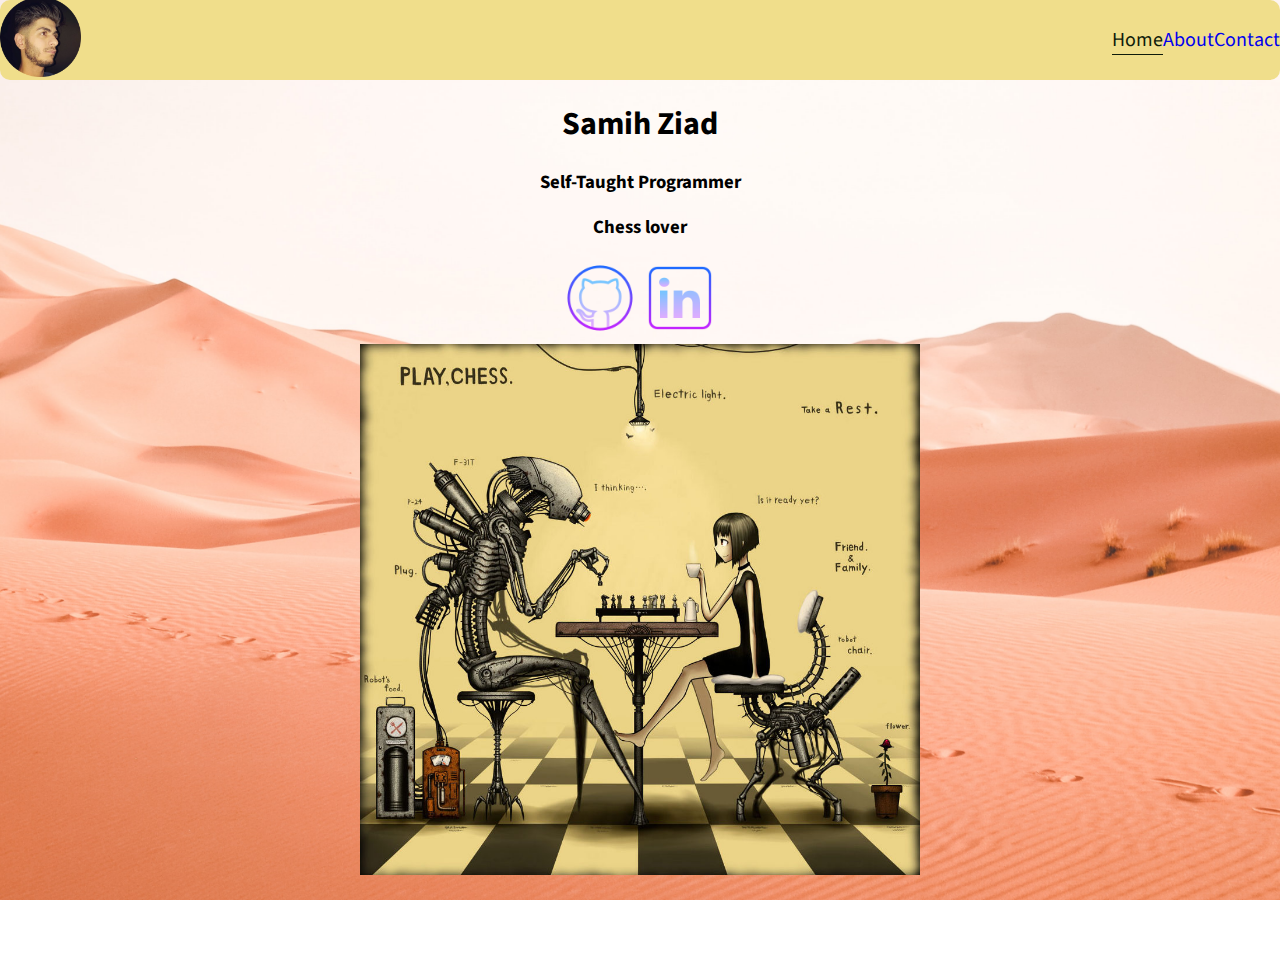
<file: index.html>
<!DOCTYPE html>
<html lang="en">

<head>
    <meta charset="UTF-8">
    <meta name="viewport" content="width=device-width, initial-scale=1.0">
    <title>Samih Ziad Portfolio</title>
    <link rel="stylesheet" href="CSS/style.css">
    <link rel="preconnect" href="https://fonts.gstatic.com">
    <link href="https://fonts.googleapis.com/css2?family=Source+Sans+Pro&display=swap" rel="stylesheet">
    <!-- CSS only -->
    <link href="https://cdn.jsdelivr.net/npm/bootstrap@5.0.0-beta1/dist/css/bootstrap.min.css" rel="stylesheet"
        integrity="sha384-giJF6kkoqNQ00vy+HMDP7azOuL0xtbfIcaT9wjKHr8RbDVddVHyTfAAsrekwKmP1" crossorigin="anonymous">
    <!-- JavaScript Bundle with Popper -->
    <script src="https://cdn.jsdelivr.net/npm/bootstrap@5.0.0-beta1/dist/js/bootstrap.bundle.min.js"
        integrity="sha384-ygbV9kiqUc6oa4msXn9868pTtWMgiQaeYH7/t7LECLbyPA2x65Kgf80OJFdroafW"
        crossorigin="anonymous"></script>

</head>
<body>
        <div class="background">
            <div class="header">
                <div class="headshot">
                    <a href="/index.html"><img src="Images/samih-headshot.png" alt=""></a>
                </div>
                <div class="nav">
                    <div class="nav-link "><a class="active"href="/index.html">Home</a></div>
                    <div class="nav-link"><a href="/about.html">About</a></div>
                    <div class="nav-link"><a href="/contact.html">Contact</a></div>
    
                </div>
            </div>

            <div class="description-continer">
                <div class="description">
                    <h1>Samih Ziad</h1>
                    <h3>Self-Taught Programmer</h3>
                    <h3>Chess lover</h3>
                    <div class="description-icons">
                        <div class="icon"><a href="https://github.com/supersamih"><img src="Images/github-100.png" alt=""></a></div>
                        <div class="icon"><a href="https://www.linkedin.com/in/samih-ziad/"><img src="Images/linkedin-100.png" alt=""></a></div>
                    </div>
                    <img src="Images/lichess-trimmed.jpg" alt="">
                </div>
            </div>
        </div>
    

</body>
<script>
    const portfolioItems = document.querySelectorAll('.icon')
    portfolioItems.forEach(portfolioItem => {
        portfolioItem.addEventListener('mouseover', () => {
            portfolioItem.classList.add('img-darken')
        })
        portfolioItem.addEventListener('mouseout', () => {
            portfolioItem.classList.remove('img-darken')
        })
    })
</script>

</html>
</file>
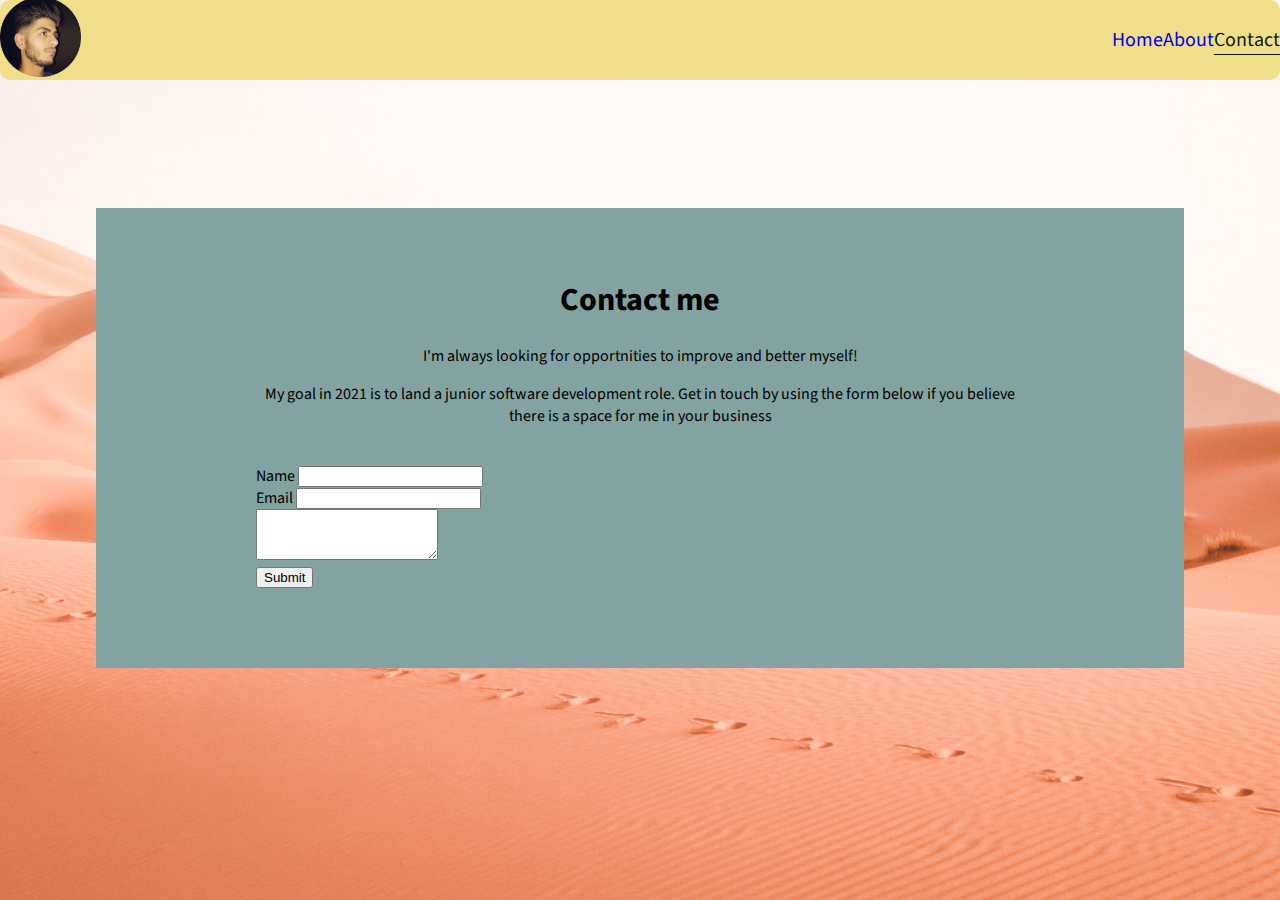
<file: contact.html>
<!DOCTYPE html>
<html lang="en">

<head>
    <meta charset="UTF-8">
    <meta name="viewport" content="width=device-width, initial-scale=1.0">
    <title>Samih Ziad Portfolio</title>
    <link rel="stylesheet" href="CSS/style.css">
    <link rel="preconnect" href="https://fonts.gstatic.com">
    <link href="https://fonts.googleapis.com/css2?family=Source+Sans+Pro&display=swap" rel="stylesheet">
    <!-- CSS only -->
    <link href="https://cdn.jsdelivr.net/npm/bootstrap@5.0.0-beta1/dist/css/bootstrap.min.css" rel="stylesheet"
        integrity="sha384-giJF6kkoqNQ00vy+HMDP7azOuL0xtbfIcaT9wjKHr8RbDVddVHyTfAAsrekwKmP1" crossorigin="anonymous">
    <!-- JavaScript Bundle with Popper -->
    <script src="https://cdn.jsdelivr.net/npm/bootstrap@5.0.0-beta1/dist/js/bootstrap.bundle.min.js"
        integrity="sha384-ygbV9kiqUc6oa4msXn9868pTtWMgiQaeYH7/t7LECLbyPA2x65Kgf80OJFdroafW"
        crossorigin="anonymous"></script>

</head>

<body>
    <div class="background">

    
        <div class="header">
            <div class="headshot">
                <a href="/index.html"><img src="Images/samih-headshot.png" alt=""></a>
            </div>
            <div class="nav">
                <div class="nav-link"><a href="/index.html">Home</a></div>
                <div class="nav-link"><a href="/about.html">About</a></div>
                <div class="nav-link"><a class="active" href="/contact.html">Contact</a></div>

            </div>
        </div>
    <div class="main">
        <div class="contact">
            <h1>Contact me</h1>
            <p>I'm always looking for opportnities to improve and better myself!</p>
            <p>My goal in 2021 is to land a junior software development role. Get in touch by using the form below if
                you believe there is a space for me in your business</p>

        </div>
        <br>
        <div class="form-container">
            <form>
                <div class="row g-3">
                    <div class="col-md-6">
                        <label for="InputName" class="form-label">Name</label>
                        <input class="form-control" id="InputName">
                    </div>
                    <div class="col-md-6">
                        <label for="InputEmail" class="form-label">Email</label>
                        <input type="email" class="form-control" id="InputEmail">
                    </div>
                </div>
                <div class="mb-3">
                    <label for="FormControlTextarea1" class="form-label"></label>
                    <textarea class="form-control" id="FormControlTextarea1" rows="3"></textarea>
                </div>
                <button type="submit" class="btn btn-primary">Submit</button>
            </form>
        </div>
    </div>
</div>
</body>
<script>
    const portfolioItems = document.querySelectorAll('.itemwrapper')
    portfolioItems.forEach(portfolioItem => {
        portfolioItem.addEventListener('mouseover', () => {
            portfolioItem.classList.add('img-darken')
        })
        portfolioItem.addEventListener('mouseout', () => {
            portfolioItem.classList.remove('img-darken')
        })
    })
</script>

</html>
</file>
<file: CSS/style.css>
/* general */

body{
    font-family: 'Source Sans Pro', sans-serif;
    max-height:100vh;
    margin:0;
    padding:0;
}
.background{
  background-image: url("../Images/background.jpg");
  background-color: #cccccc; 
  height: 100vh;
  background-position: center; 
  background-repeat: no-repeat; 
  background-size: cover; 

}

/* header */
.header{
    display: flex;
    width: 100%;
    justify-content: space-between;
    height:5em;
    background-color:#f0de8b;
    align-items: center;
    border-radius: 10px;
}

/* navigation bar */
.headshot img{
    max-height: 5em;
}
.nav{

    font-size:20px;
    display: flex;
     
}
.nav-link a{
    text-decoration:none;
}
.active{
    border-bottom:1px solid;
    color:#0f1b0a;
}
.nav-link a:hover{
    border-bottom:1px solid;
    color:#0f1b0a;
}

.description-continer{
    width:40%;
    margin:auto;
    padding-bottom: 5em;
    display: flex;
    flex-direction: column;
    justify-content: center;
    align-items: center;
}
.description-continer img{
width:35em;
}
.description-icons{
    display:flex;
    align-items: center;
    justify-content: center;

}

.description{
    text-align: center;
}
.main{
    width:60%;
    margin:auto;
    background-color:#82A3A1;
    text-align:center;
    padding: 3em 10em 5em;
    margin-top:8em;
}

.things{
    width:60%;
    margin:auto;
    text-align:center;
    
}

.itemswrapper{
    display: grid;
    grid-template-columns: 1fr 1fr 1fr;
    
}

.itemwrapper{
    position:relative;
    border: 1px solid;
    border-radius: 5px;
}

.hidden-text{
    font-weight: 600;
    transition: 1s;
    color: transparent;
}
.hidden-text:hover{
    color:#000;
    }
.icon img{
    justify-content:center;
    height: 5em;
    width:5em;
}

.img-darken{
    transition: 1s;
    filter: brightness(10%);
}

.form-container{
    text-align:left
}
</file>
